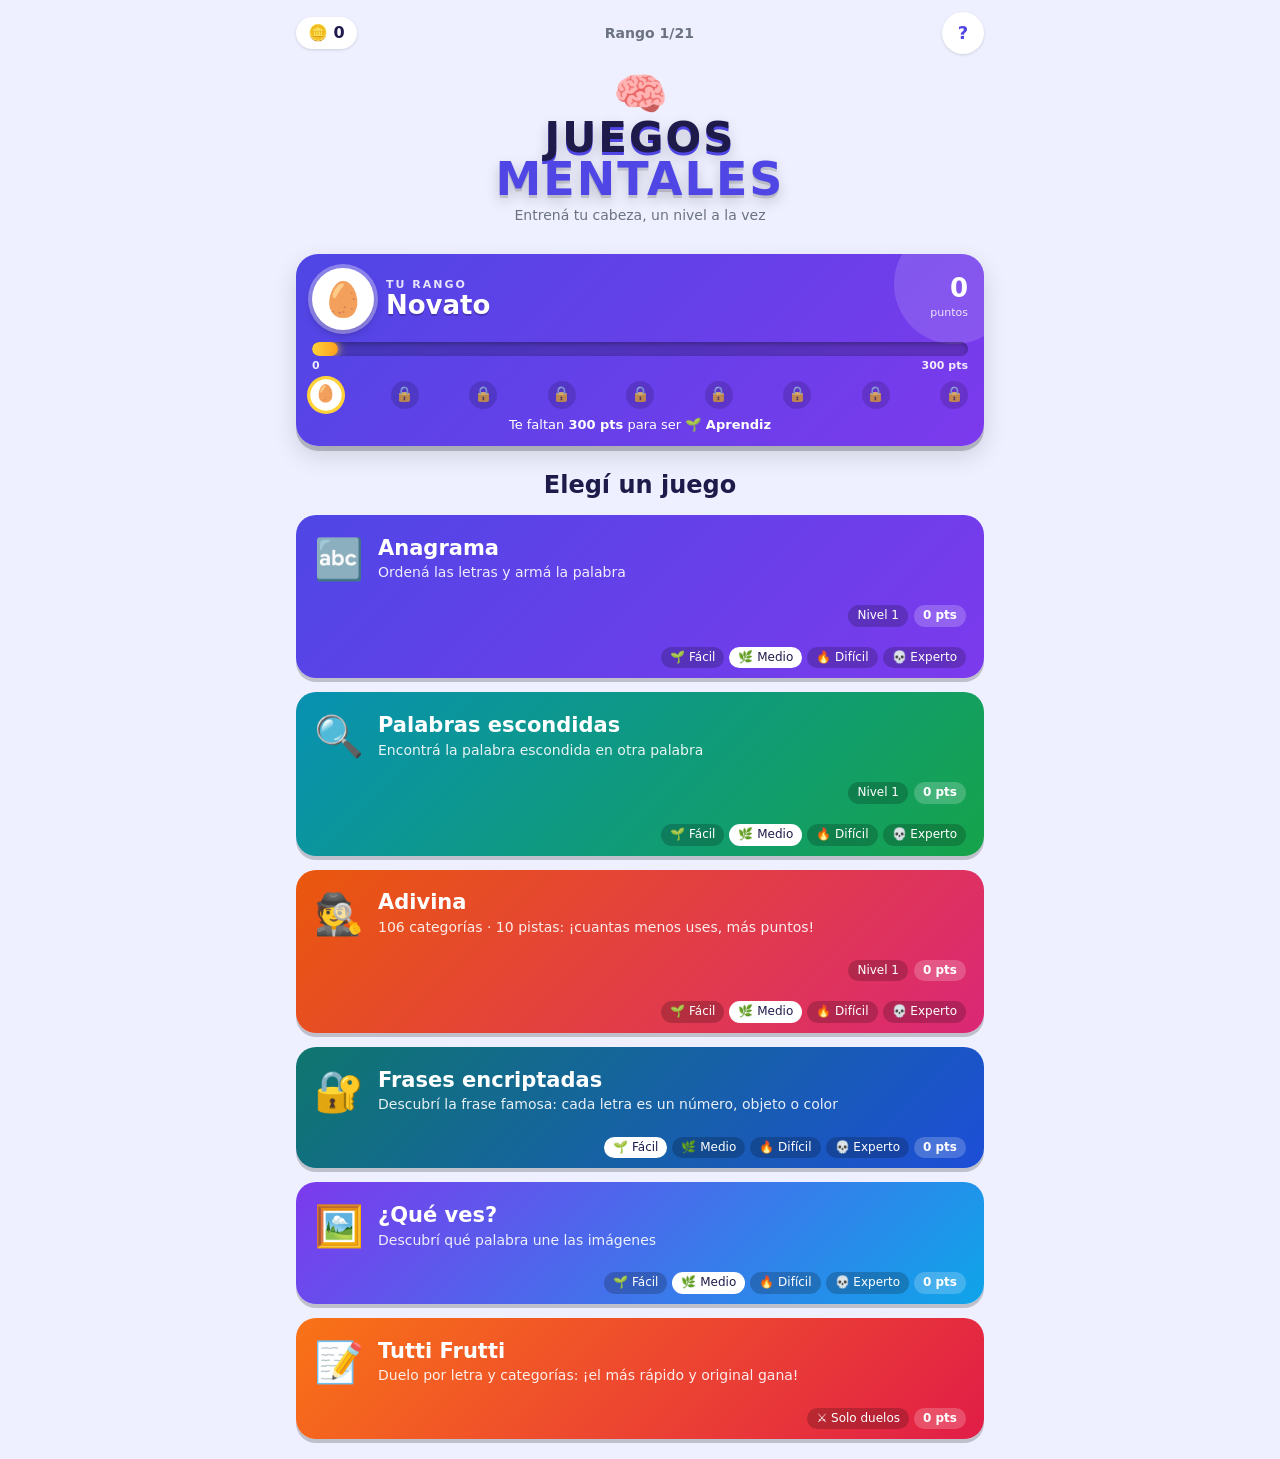
<file: index.html>
<!doctype html>
<html lang="es-AR">
<head>
<meta charset="utf-8">
<meta name="viewport" content="width=device-width, initial-scale=1, viewport-fit=cover, user-scalable=no, interactive-widget=resizes-content">
<title>Juegos mentales</title>
<meta name="description" content="Ordená las letras y encontrá la palabra. Niveles, tiempo, premios y logros.">
<meta name="theme-color" content="#4f46e5">
<link rel="manifest" href="manifest.webmanifest">
<link rel="icon" href="icons/icon.svg" type="image/svg+xml">
<link rel="apple-touch-icon" href="icons/icon-192.png">
<meta name="apple-mobile-web-app-capable" content="yes">
<meta name="mobile-web-app-capable" content="yes">
<meta name="apple-mobile-web-app-title" content="Juegos mentales">
<meta name="apple-mobile-web-app-status-bar-style" content="default">
<link rel="stylesheet" href="styles.css">
</head>
<body data-theme="claro">
<div id="app">
  <section id="menu" class="screen">
    <div class="topbar"><span class="coins">🪙 <b id="mCoins">0</b></span><span class="rank" id="mRank"></span><button class="ib help" data-help="all" aria-label="Cómo se juega">?</button></div>
    <div class="brand"><div class="brain">🧠</div><h1>JUEGOS<br><span>MENTALES</span></h1><p>Entrená tu cabeza, un nivel a la vez</p></div>
    <button class="grank" id="gRank" aria-label="Ver todos los rangos">
      <div class="gtop"><div class="gbadge" id="mBadge">🥚</div><div class="gname"><small>TU RANGO</small><b id="mRankName"></b></div><div class="gpts"><b id="mTotal">0</b><small>puntos</small></div></div>
      <div class="gtrack"><div class="gbar"><i id="mBar"></i></div><div class="gends"><span id="mFrom"></span><span id="mTo"></span></div></div>
      <div class="gsteps" id="mSteps"></div>
      <p class="gnext" id="mNext"></p>
    </button>
    <h2 class="mt">Elegí un juego</h2>
    <button class="gcard g1" data-game="ana"><span class="ico">🔤</span><span><b>Anagrama</b><small>Ordená las letras y armá la palabra</small></span><em><span id="mLvAna"></span><u id="mPtsAna"></u></em><em class="chips"><span data-diff="f">🌱 Fácil</span><span data-diff="m">🌿 Medio</span><span data-diff="d">🔥 Difícil</span><span data-diff="e">💀 Experto</span></em></button>
    <button class="gcard g2" data-game="hid"><span class="ico">🔍</span><span><b>Palabras escondidas</b><small>Encontrá la palabra escondida en otra palabra</small></span><em><span id="mLvHid"></span><u id="mPtsHid"></u></em><em class="chips"><span data-diff="f">🌱 Fácil</span><span data-diff="m">🌿 Medio</span><span data-diff="d">🔥 Difícil</span><span data-diff="e">💀 Experto</span></em></button>
    <button class="gcard g3" data-game="adi"><span class="ico">🕵️</span><span><b>Adivina</b><small>106 categorías · 10 pistas: ¡cuantas menos uses, más puntos!</small></span><em><span id="mLvAdi"></span><u id="mPtsAdi"></u></em><em class="chips"><span data-diff="f">🌱 Fácil</span><span data-diff="m">🌿 Medio</span><span data-diff="d">🔥 Difícil</span><span data-diff="e">💀 Experto</span></em></button>
    <button class="gcard g4" data-game="cri"><span class="ico">🔐</span><span><b>Frases encriptadas</b><small>Descubrí la frase famosa: cada letra es un número, objeto o color</small></span>
      <em class="chips"><span data-diff="f">🌱 Fácil</span><span data-diff="m">🌿 Medio</span><span data-diff="d">🔥 Difícil</span><span data-diff="e">💀 Experto</span><u id="mPtsCri"></u></em></button>
    <button class="gcard g5" data-game="qv"><span class="ico">🖼️</span><span><b>¿Qué ves?</b><small>Descubrí qué palabra une las imágenes</small></span><em class="chips"><span data-diff="f">🌱 Fácil</span><span data-diff="m">🌿 Medio</span><span data-diff="d">🔥 Difícil</span><span data-diff="e">💀 Experto</span><u id="mPtsQv"></u></em></button>
    <button class="gcard g6" data-game="tf"><span class="ico">📝</span><span><b>Tutti Frutti</b><small>Duelo por letra y categorías: ¡el más rápido y original gana!</small></span><em class="chips"><span>⚔ Solo duelos</span><u id="mPtsTf"></u></em></button>
    <button class="link" id="btnRate" hidden>⭐ Calificá la app en Google Play</button>
  </section>

  <section id="adHome" class="screen" hidden>
    <div class="topbar"><button class="ib" id="adBack" aria-label="Menú de juegos">‹</button><span class="coins">🪙 <b id="adCoins">0</b></span><span class="rank">Adivina</span><button class="ib help" data-help="adi" aria-label="Cómo se juega">?</button></div>
    <div class="diffs" id="adDiffs"></div>
    <div class="levelcard" id="adLvl"></div>
    <p class="tag">Descubrí la palabra oculta con la menor cantidad de pistas</p>
    <input class="search" id="adSearch" placeholder="🔎 Buscar entre las categorías" autocomplete="off">
    <div class="srsel"></div>
    <div class="duelrow"><button class="mini wide" data-dxk="adi" data-dx="live">⚔ Duelo en vivo</button><button class="mini wide" data-dxk="adi" data-dx="link">📨 Desafío por link</button></div>
    <div class="cats" id="adCats"></div>
  </section>

  <section id="adGame" class="screen" hidden>
    <div class="topbar"><button class="ib" id="adQuit" aria-label="Salir">✕</button><span class="rank" id="adCatName"></span><span class="coins">🪙 <b id="adTotal">0</b></span><button class="ib help" data-help="adi" aria-label="Cómo se juega">?</button></div>
    <div class="rival dxbar" hidden></div>
    <div class="dots" id="adDots"></div>
    <div class="goal" id="adGoal"></div>
    <div class="worth" id="adWorth"></div>
    <ol class="clues" id="adClues"></ol>
    <div class="guess"><input id="adIn" placeholder="Escribí tu respuesta" autocomplete="off" autocapitalize="off" spellcheck="false" enterkeyhint="send"><button class="mic" id="adMic" aria-label="Responder con la voz">🎤</button><button class="big" id="adGo">Adivinar</button></div>
    <div class="tools two"><button id="adMore">💡<small>Otra pista</small></button><button id="adSkip">⏭<small>Pasar · 0 pts</small></button></div>
    <div class="float" id="adFloat" aria-live="polite"></div>
  </section>

  <section id="crHome" class="screen" hidden>
    <div class="topbar"><button class="ib" id="crBack" aria-label="Menú de juegos">‹</button><span class="coins">🪙 <b id="crCoins">0</b></span><span class="rank" id="crRank"></span><button class="ib help" data-help="cri" aria-label="Cómo se juega">?</button></div>
    <div class="crlogo">🔐<h1>FRASES<br>ENCRIPTADAS</h1></div>
    <p class="tag">Elegí la dificultad y descifrá la frase famosa</p>
    <div class="diffs" id="crDiffs"></div>
    <div class="levelcard" id="crLvl"></div>
    <button class="big" id="crPlay">▶ Jugar</button>
    <div class="srsel"></div>
    <div class="duelrow"><button class="mini wide" data-dxk="cri" data-dx="live">⚔ Duelo en vivo</button><button class="mini wide" data-dxk="cri" data-dx="link">📨 Desafío por link</button></div>
    <p class="how">Cada letra se esconde detrás de un <b>número</b>, un <b>objeto</b> o un <b>color</b>, y se repite en toda la frase. Tocá un casillero, elegí la letra y, si descubrís una palabra, vas a ver aparecer letras en las demás.</p>
  </section>

  <section id="crGame" class="screen" hidden>
    <div class="topbar"><button class="ib" id="crQuit" aria-label="Salir">✕</button><span class="rank" id="crTitle"></span><span class="coins">🪙 <b id="crTotal">0</b></span><button class="ib help" data-help="cri" aria-label="Cómo se juega">?</button></div>
    <div class="rival dxbar" hidden></div>
    <div class="dots" id="crDots"></div>
    <div class="goal" id="crTag"></div>
    <div class="crworth" id="crWorth"></div>
    <div class="crphrase" id="crPhrase"></div>
    <div class="crkeys" id="crKeys"></div>
    <div class="tools three" id="crTools"><button id="crHint">💡<small>Letra · 10🪙</small></button><button id="crCheck">✔<small>Revisar</small></button><button id="crSkip">⏭<small>Pasar</small></button></div>
    <div class="float" id="crFloat" aria-live="polite"></div>
  </section>

  <section id="qvHome" class="screen" hidden>
    <div class="topbar"><button class="ib" id="qvBack" aria-label="Menú de juegos">‹</button><span class="coins">🪙 <b id="qvCoins">0</b></span><span class="rank" id="qvRank"></span><button class="ib help" data-help="qv" aria-label="Cómo se juega">?</button></div>
    <div class="crlogo">🖼️<h1>¿QUÉ VES?</h1></div>
    <p class="tag">Descubrí qué palabra une las imágenes</p>
    <div class="diffs" id="qvDiffs"></div>
    <div class="levelcard" id="qvLvl"></div>
    <button class="big" id="qvPlay">▶ Jugar</button>
    <div class="srsel"></div>
    <div class="duelrow"><button class="mini wide" data-dxk="qv" data-dx="live">⚔ Duelo en vivo</button><button class="mini wide" data-dxk="qv" data-dx="link">📨 Desafío por link</button></div>
    <p class="how">Aparecen 2 o 3 imágenes que se relacionan: descubrí la palabra o frase (de 1 a 3 palabras). Te damos algunas letras de ayuda; a medida que subís de nivel y de dificultad, hay menos letras para ayudarte. ¡Y cuidado con el tiempo y las vidas!</p>
  </section>

  <section id="qvGame" class="screen" hidden>
    <div class="topbar"><button class="ib" id="qvQuit" aria-label="Salir">✕</button><span class="lives" id="qvLives"></span><span class="coins">🪙 <b id="qvTotal">0</b></span><button class="ib help" data-help="qv" aria-label="Cómo se juega">?</button></div>
    <div class="rival dxbar" hidden></div>
    <div class="dots" id="qvDots"></div>
    <div class="timer"><i id="qvBar"></i><b id="qvTime"></b></div>
    <div class="qvrubro" id="qvRubro"></div>
    <div class="qvimg" id="qvImg"></div>
    <div class="slots" id="qvSlots"></div>
    <div class="crkeys" id="qvKeys"></div>
    <div class="tools three"><button id="qvHint">💡<small>Letra · 10🪙</small></button><button id="qvMic" class="mic">🎤<small>Decir</small></button><button id="qvSkip">⏭<small>Pasar · −1 ❤</small></button></div>
    <div class="float" id="qvFloat" aria-live="polite"></div>
  </section>

  <section id="tfHome" class="screen" hidden>
    <div class="topbar"><button class="ib" id="tfBack" aria-label="Menú de juegos">‹</button><span class="coins">🪙 <b id="tfCoins">0</b></span><span class="rank" id="tfRank"></span><button class="ib help" data-help="tf" aria-label="Cómo se juega">?</button></div>
    <div class="crlogo">📝<h1>TUTTI<br>FRUTTI</h1></div>
    <p class="tag">Elegí las categorías y desafiá a un amigo</p>
    <div class="tfcats" id="tfCats"></div>
    <div class="tfcats" id="tfRounds"></div>
    <p class="how" id="tfCount"></p>
    <button class="mini wide" id="tfRand">🎲 Elegir 5 al azar</button>
    <div class="duelrow"><button class="big" data-tf="live">⚔ Duelo en vivo</button><button class="big" data-tf="link">📨 Desafío por link</button></div>
    <p class="how">Sale una letra: escribí una palabra de cada categoría. Terminá antes que tu rival para sumar puntos extra.</p>
  </section>

  <section id="tfGame" class="screen" hidden>
    <div class="topbar"><button class="ib" id="tfQuit" aria-label="Salir">✕</button><span class="rank">Tutti Frutti</span><span class="coins">🪙 <b id="tfTotal">0</b></span><button class="ib help" data-help="tf" aria-label="Cómo se juega">?</button></div>
    <div class="rival" id="tfRival" hidden></div>
    <div class="tfsum" id="tfSum"></div>
    <div class="tfhead"><div class="tfl" id="tfLetter"></div><div class="timer"><i id="tfBar"></i><b id="tfTime"></b></div></div>
    <div class="tfrows" id="tfRows"></div>
    <button class="big basta" id="tfBasta">¡BASTA!</button>
  </section>

  <section id="home" class="screen" hidden>
    <div class="topbar"><button class="ib" id="btnMenu" aria-label="Menú de juegos">‹</button><span class="coins">🪙 <b id="hCoins">0</b></span><span class="rank" id="hRank"></span><button class="ib" id="btnSound" aria-label="Sonido">🔊</button><button class="ib help" data-help="cur" aria-label="Cómo se juega">?</button></div>
    <div class="logo" id="hLogo" aria-hidden="true"></div>
    <p class="tag" id="hTag"></p>
    <div class="diffs" id="hDiffs"></div>
    <div class="levelcard" id="hCard"></div>
    <button class="big" id="btnPlay">▶ Jugar</button>
    <button class="chest" id="btnDaily"></button>
    <div class="srsel"></div>
    <div class="duelrow"><button class="mini wide" id="btnLive">⚔ Duelo en vivo</button><button class="mini wide" id="btnDuel">📨 Desafío por link</button></div>
    <div class="row3"><button id="btnAch">🏅 Logros</button><button id="btnShop">🛍 Tienda</button><button id="btnStats">📊 Estadísticas</button></div>
    <button class="link" id="btnInstall" hidden>⬇ Instalar en el celular</button>
  </section>

  <section id="game" class="screen" hidden>
    <div class="topbar"><button class="ib" id="btnHome" aria-label="Salir">✕</button><span class="lives" id="gLives"></span><span class="coins">🪙 <b id="gCoins">0</b></span><button class="ib" id="btnPause" aria-label="Pausa">⏸</button><button class="ib help" data-help="cur" aria-label="Cómo se juega">?</button></div>
    <div class="dots" id="gDots"></div>
    <div class="rival" id="gRival" hidden></div>
    <div class="timer"><i id="gBar"></i><b id="gTime"></b></div>
    <div class="streak" id="gStreak"></div>
    <div class="cat">Pista: <b id="gCat"></b> · <span id="gLen"></span></div>
    <div class="clue" id="gClue" hidden></div>
    <div class="slots" id="gSlots" aria-label="Tu respuesta"></div>
    <div class="answerline" id="gAnswer" aria-live="polite"></div>
    <div class="pool" id="gPool" aria-label="Letras"></div>
    <div class="tools">
      <button id="tShuffle">🔀<small>Mezclar</small></button>
      <button id="tHint">💡<small>Pista · 10🪙</small></button>
      <button id="tTime">⏱<small>+15 s · 15🪙</small></button>
      <button id="tSkip">⏭<small>Pasar · −❤</small></button>
      <button id="tMic" hidden aria-label="Decir la palabra con la voz">🎤<small>Decir</small></button>
    </div>
    <div class="float" id="gFloat" aria-live="polite"></div>
  </section>
</div>
<div id="modal" class="modal" hidden><div class="box" id="box"></div></div>
<div id="toast" class="toast" hidden></div>
<script src="words-extra.js"></script>
<script src="words.js"></script>
<script src="clues.js"></script>
<script src="adivina.js"></script>
<script src="adivina-1.js"></script>
<script src="adivina-2.js"></script>
<script src="adivina-3.js"></script>
<script src="adivina-4.js"></script>
<script src="adivina-5.js"></script>
<script src="adivina-6.js"></script>
<script src="adivina-7.js"></script>
<script src="adivina-8.js"></script>
<script src="adivina-9.js"></script>
<script src="adivina-10.js"></script>
<script src="adivina-11.js"></script>
<script src="adivina-12.js"></script>
<script src="aprende.js"></script>
<script src="scenes.js"></script>
<script src="frases.js"></script>
<script src="frases-extra.js"></script>
<script src="progreso.js"></script>
<script src="game.js"></script>
<script src="cripto.js"></script>
<script src="enigmas.js"></script>
<script src="enigmas-2.js"></script>
<script src="quever.js"></script>
<script src="duelos.js"></script>
<script src="serie.js"></script>
<script src="voz.js"></script>
<script src="frutti-data.js"></script>
<script src="frutti-data2.js"></script><script src="frutti-data3.js"></script>
<script src="frutti.js"></script>
<script src="instalar.js"></script>
<script>if ("serviceWorker" in navigator) navigator.serviceWorker.register("sw.js").catch(() => {});</script>
</body>
</html>
</file>
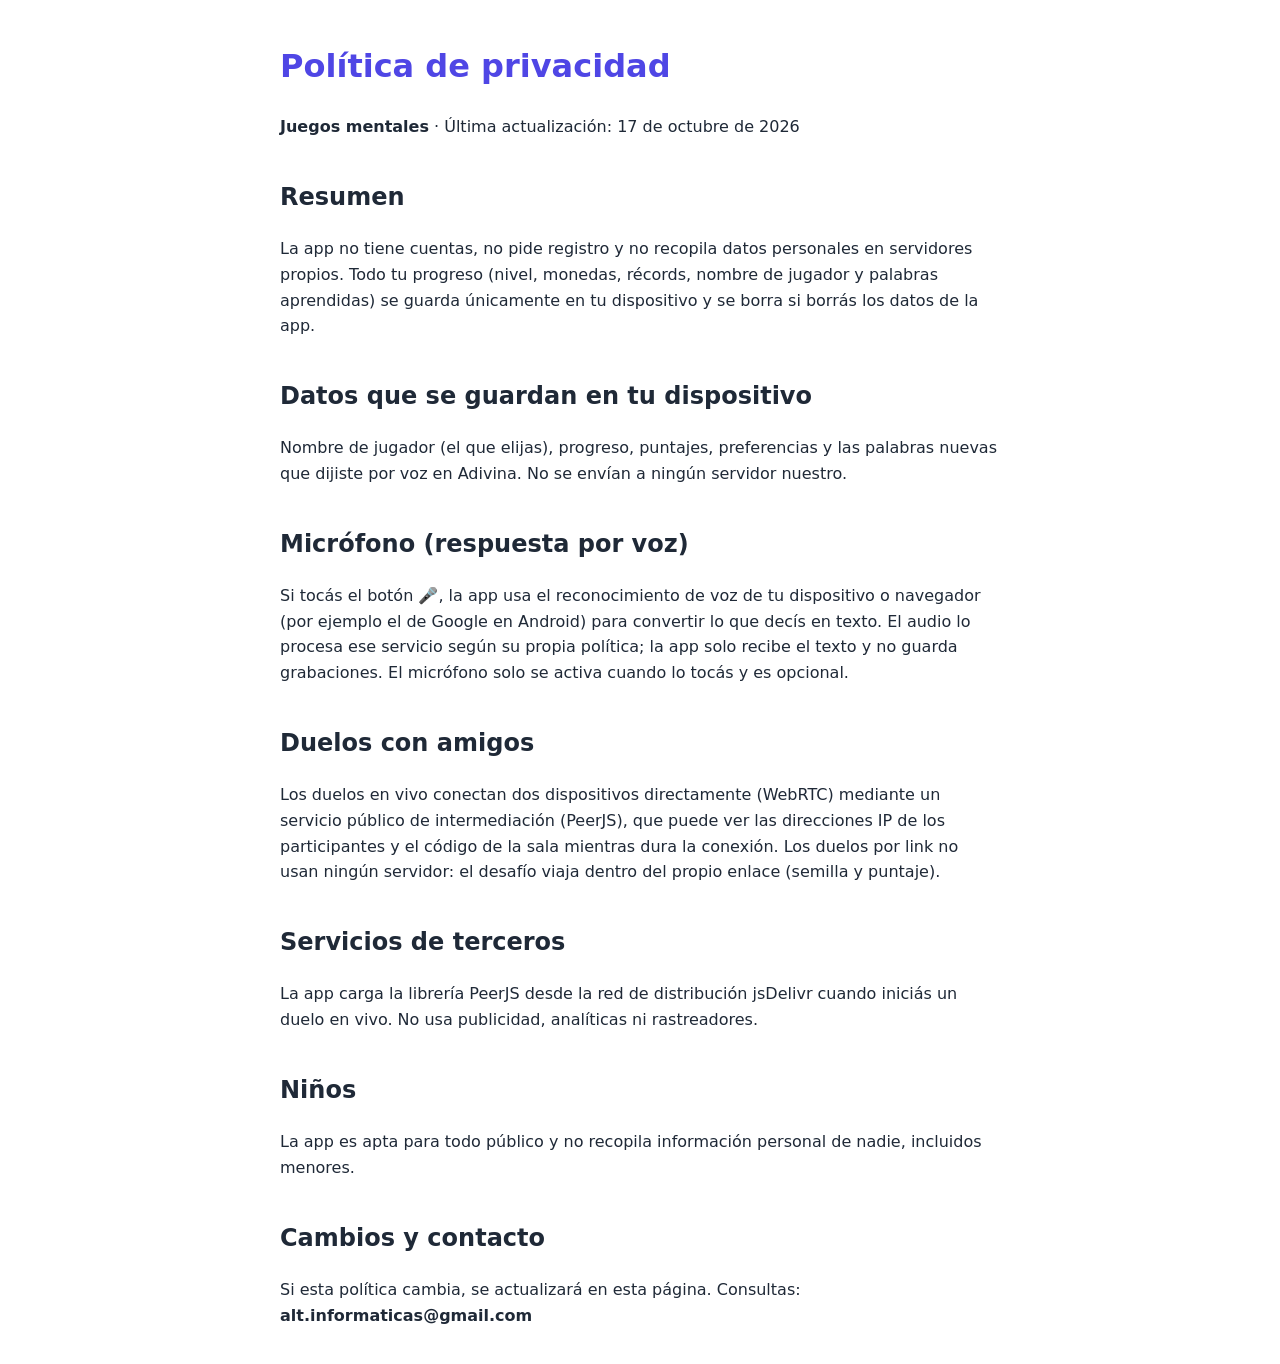
<file: privacidad.html>
<!doctype html><html lang="es"><head><meta charset="utf-8"><meta name="viewport" content="width=device-width,initial-scale=1"><title>Política de privacidad · Juegos mentales</title>
<style>body{font:16px/1.6 system-ui,sans-serif;max-width:720px;margin:0 auto;padding:20px;color:#1f2937}h1{color:#4f46e5}h2{margin-top:1.6em}</style></head><body>
<h1>Política de privacidad</h1><p><b>Juegos mentales</b> · Última actualización: 17 de octubre de 2026</p>
<h2>Resumen</h2><p>La app no tiene cuentas, no pide registro y no recopila datos personales en servidores propios. Todo tu progreso (nivel, monedas, récords, nombre de jugador y palabras aprendidas) se guarda únicamente en tu dispositivo y se borra si borrás los datos de la app.</p>
<h2>Datos que se guardan en tu dispositivo</h2><p>Nombre de jugador (el que elijas), progreso, puntajes, preferencias y las palabras nuevas que dijiste por voz en Adivina. No se envían a ningún servidor nuestro.</p>
<h2>Micrófono (respuesta por voz)</h2><p>Si tocás el botón 🎤, la app usa el reconocimiento de voz de tu dispositivo o navegador (por ejemplo el de Google en Android) para convertir lo que decís en texto. El audio lo procesa ese servicio según su propia política; la app solo recibe el texto y no guarda grabaciones. El micrófono solo se activa cuando lo tocás y es opcional.</p>
<h2>Duelos con amigos</h2><p>Los duelos en vivo conectan dos dispositivos directamente (WebRTC) mediante un servicio público de intermediación (PeerJS), que puede ver las direcciones IP de los participantes y el código de la sala mientras dura la conexión. Los duelos por link no usan ningún servidor: el desafío viaja dentro del propio enlace (semilla y puntaje).</p>
<h2>Servicios de terceros</h2><p>La app carga la librería PeerJS desde la red de distribución jsDelivr cuando iniciás un duelo en vivo. No usa publicidad, analíticas ni rastreadores.</p>
<h2>Niños</h2><p>La app es apta para todo público y no recopila información personal de nadie, incluidos menores.</p>
<h2>Cambios y contacto</h2><p>Si esta política cambia, se actualizará en esta página. Consultas: <b>alt.informaticas@gmail.com</b></p></body></html>
</file>
<file: styles.css>
:root{--bg:#eef0ff;--panel:#fff;--ink:#1e1b4b;--mut:#6b7280;--ac:#4f46e5;--ac2:#7c3aed;--tile:#fff;--tileb:#c7d2fe;--good:#16a34a;--bad:#dc2626;--gold:#f59e0b}
[data-theme=oscuro]{--bg:#0f172a;--panel:#1e293b;--ink:#e2e8f0;--mut:#94a3b8;--ac:#818cf8;--ac2:#a78bfa;--tile:#334155;--tileb:#475569}
[data-theme=oceano]{--bg:#e0f7fa;--panel:#fff;--ink:#083344;--ac:#0891b2;--ac2:#0e7490;--tileb:#a5f3fc}
[data-theme=bosque]{--bg:#ecfdf3;--panel:#fff;--ink:#14341f;--ac:#16a34a;--ac2:#15803d;--tileb:#bbf7d0}
[data-theme=atardecer]{--bg:#fff1e6;--panel:#fff;--ink:#431407;--ac:#ea580c;--ac2:#db2777;--tileb:#fed7aa}
*{box-sizing:border-box;-webkit-tap-highlight-color:transparent}
html,body{margin:0;height:100%}
body{background:var(--bg);color:var(--ink);font:16px/1.3 system-ui,-apple-system,Segoe UI,Roboto,sans-serif;overscroll-behavior:none}
button{font:inherit;color:inherit;cursor:pointer;border:0;background:none}
[hidden]{display:none!important}
#app{max-width:520px;margin:0 auto;min-height:100%;padding:env(safe-area-inset-top) 16px env(safe-area-inset-bottom)}
.screen{display:flex;flex-direction:column;gap:14px;padding:12px 0 20px;min-height:100vh}
.topbar{display:flex;align-items:center;justify-content:space-between;gap:8px}
.coins{background:var(--panel);padding:6px 12px;border-radius:99px;font-weight:700;box-shadow:0 1px 3px #0002}
.rank{color:var(--mut);font-weight:600;font-size:14px}
.ib{width:42px;height:42px;border-radius:50%;background:var(--panel);box-shadow:0 1px 3px #0002;font-size:18px}
.ib:disabled{opacity:.3}
.logo{display:flex;justify-content:center;gap:5px;margin-top:6px}
.logo i{font-style:normal;font-weight:800;flex:1;max-width:34px;height:42px;display:grid;place-items:center;border-radius:9px;background:linear-gradient(135deg,var(--ac),var(--ac2));color:#fff;font-size:22px;box-shadow:0 3px 0 #0003}
.logo i:nth-child(odd){transform:rotate(-4deg)}.logo i:nth-child(even){transform:rotate(4deg) translateY(2px)}
.tag{text-align:center;color:var(--mut);margin:0}
.levelcard{display:flex;align-items:center;justify-content:space-between;background:var(--panel);border-radius:20px;padding:14px;box-shadow:0 2px 8px #0002}
.levelcard .mid{text-align:center;flex:1}.levelcard small{color:var(--mut)}
.levelcard b{display:block;font-size:56px;line-height:1;color:var(--ac)}
.stars{font-size:26px;color:#cbd5e1;letter-spacing:3px}.stars .on{color:var(--gold)}
.big{background:linear-gradient(135deg,var(--ac),var(--ac2));color:#fff;font-weight:800;font-size:20px;padding:16px;border-radius:16px;box-shadow:0 4px 0 #0003;width:100%}
.big:active{transform:translateY(2px);box-shadow:0 2px 0 #0003}
.link{color:var(--ac);font-weight:600;padding:10px;text-align:center;width:100%}
.chest{background:var(--panel);border-radius:16px;padding:12px;text-align:center;box-shadow:0 1px 4px #0002;border:2px solid transparent}
.chest small{display:block;color:var(--mut)}
.chest.ready{border-color:var(--gold);animation:pulse 1.4s infinite}
@keyframes pulse{50%{transform:scale(1.025)}}
.row3{display:grid;grid-template-columns:repeat(3,1fr);gap:10px}
.row3 button{background:var(--panel);padding:12px 4px;border-radius:14px;font-size:14px;font-weight:600;box-shadow:0 1px 3px #0002}
.lives{font-size:22px;letter-spacing:2px;color:#cbd5e1}.lives .on{color:var(--bad)}
.dots{display:flex;gap:6px;justify-content:center}
.dots i{width:22px;height:8px;border-radius:5px;background:var(--tileb)}
.dots .done{background:var(--good)}.dots .cur{background:var(--ac)}
.timer{position:relative;height:26px;border-radius:13px;background:var(--panel);overflow:hidden;box-shadow:inset 0 1px 3px #0003}
.timer i{position:absolute;inset:0 auto 0 0;background:var(--good);width:100%;transition:width .1s linear,background .3s}
.timer i.mid{background:var(--gold)}.timer i.low{background:var(--bad)}
.timer b{position:absolute;inset:0;display:grid;place-items:center;font-size:14px;color:#000a;mix-blend-mode:normal}
.streak{text-align:center;min-height:20px;font-weight:700;color:var(--gold)}
.cat{text-align:center;color:var(--mut)}.cat b{color:var(--ink)}
.slots,.pool{display:flex;flex-wrap:wrap;justify-content:center;gap:8px}
.pool{margin-top:6px}
.tile{display:inline-flex;align-items:center;justify-content:center;padding:0;line-height:1;width:44px;height:52px;border-radius:11px;background:var(--tile);border:2px solid var(--tileb);font-size:24px;font-weight:800;color:var(--ink);box-shadow:0 3px 0 var(--tileb);transition:transform .1s}
.tile:active{transform:scale(.92)}
.pool .tile.gone{opacity:.15;box-shadow:none}
.slot{background:transparent;border-style:dashed;box-shadow:none}
.slot.fill{background:var(--tile);border-style:solid;box-shadow:0 3px 0 var(--tileb)}
.slot.lock{background:var(--ac);border-color:var(--ac);color:#fff}
@media(max-width:380px){.tile{width:38px;height:46px;font-size:21px}}
.shake{animation:shake .4s}
@keyframes shake{25%{transform:translateX(-8px)}75%{transform:translateX(8px)}}
.win .tile{background:var(--good);border-color:var(--good);color:#fff;animation:hop .5s}
@keyframes hop{50%{transform:translateY(-10px)}}
.reveal .tile{background:var(--bad);border-color:var(--bad);color:#fff}
.tools{display:grid;grid-template-columns:repeat(4,1fr);gap:8px;margin-top:auto}
.tools button{background:var(--panel);border-radius:14px;padding:10px 2px;font-size:22px;box-shadow:0 1px 3px #0002}
.tools small{display:block;font-size:10.5px;color:var(--mut);margin-top:2px}
.float{position:fixed;left:50%;top:26%;transform:translate(-50%,0);font-size:28px;font-weight:800;opacity:0;pointer-events:none;text-shadow:0 2px 6px #0004}
.float.good{color:var(--good)}.float.bad{color:var(--bad)}
.float.go{animation:fl 1.1s ease-out}
@keyframes fl{0%{opacity:1;transform:translate(-50%,10px)}100%{opacity:0;transform:translate(-50%,-50px)}}
.paused .pool,.paused .slots{filter:blur(8px)}
.modal{position:fixed;inset:0;background:#0008;display:grid;place-items:center;padding:16px;z-index:10}
.box{background:var(--panel);border-radius:22px;padding:20px;width:100%;max-width:420px;max-height:88vh;overflow:auto;text-align:center;display:flex;flex-direction:column;gap:10px}
.box h2{margin:0}.box p{margin:0;color:var(--mut)}
.big2{font-size:34px!important;font-weight:800;color:var(--gold)!important}
.big3{font-size:44px}.rankup{color:var(--ac)!important}
.list{display:flex;flex-direction:column;gap:8px;text-align:left}
.li{display:flex;align-items:center;gap:10px;padding:10px;border-radius:12px;background:var(--bg)}
.li div{flex:1}.li small{display:block;color:var(--mut)}.li em{font-style:normal;font-weight:700}
.li:not(.got) span:first-child{filter:grayscale(1)}
.mini{background:var(--ac);color:#fff;padding:8px 12px;border-radius:10px;font-weight:700}
.mini:disabled{background:var(--tileb);color:var(--mut)}
.coinline{text-align:center}
.toast{position:fixed;left:50%;bottom:24px;transform:translateX(-50%);background:#111c;color:#fff;padding:10px 16px;border-radius:99px;z-index:20;max-width:90%;text-align:center}
.duel{background:linear-gradient(135deg,#0ea5e9,#6366f1);color:#fff;border-radius:16px;padding:12px;text-align:center;box-shadow:0 3px 0 #0003}
.duel small{display:block;opacity:.85}
.box input{font:inherit;padding:12px;border-radius:12px;border:2px solid var(--tileb);background:var(--bg);color:var(--ink);text-align:center}
.vs{display:flex;align-items:center;justify-content:center;gap:18px}.vs div{display:flex;flex-direction:column}.vs b{font-size:40px;color:var(--ac)}.vs small{color:var(--mut)}.vs span{color:var(--mut)}
.mini.wide{width:100%}
.mt{margin:6px 0 0;text-align:center;font-size:24px}
.gcard{display:flex;align-items:center;gap:14px;text-align:left;padding:18px;border-radius:20px;color:#fff;box-shadow:0 4px 0 #0003;position:relative}
.gcard:active{transform:translateY(2px);box-shadow:0 2px 0 #0003}
.g1{background:linear-gradient(135deg,#4f46e5,#7c3aed)}.g2{background:linear-gradient(135deg,#0891b2,#16a34a)}
.gcard .ico{font-size:40px}.gcard b{display:block;font-size:21px}.gcard small{opacity:.9;font-size:14px}
.gcard{flex-wrap:wrap}.gcard em{flex-basis:100%;font-style:normal;font-size:12px;display:flex;flex-direction:row;justify-content:flex-end;gap:6px;margin-top:6px}
.gcard em span,.gcard em u{background:#0003;padding:3px 9px;border-radius:99px;text-decoration:none;display:block}.gcard em u{background:#fff3;font-weight:800}
.brand{text-align:center;margin:4px 0 10px}.brain{font-size:44px;line-height:1;animation:bob 2.4s ease-in-out infinite}
.brand h1{margin:2px 0 4px;font-size:42px;line-height:.95;font-weight:900;letter-spacing:2px;color:var(--ink);text-shadow:0 3px 0 var(--ac),0 6px 14px #0003}
.brand h1 span{color:var(--ac);font-size:46px;text-shadow:0 3px 0 #0002,0 6px 14px #0003}.brand p{margin:0;color:var(--mut);font-size:14px}
@keyframes bob{50%{transform:translateY(-5px) rotate(-4deg)}}
.tile.hl{background:#fde68a;border-color:#f59e0b;box-shadow:0 3px 0 #f59e0b;color:#78350f;animation:glow 1s infinite alternate}
@keyframes glow{to{transform:translateY(-3px)}}
.rival{text-align:center;font-weight:700;color:var(--ac);background:var(--panel);border-radius:99px;padding:5px 12px;font-size:14px;box-shadow:0 1px 3px #0002}
.duel.live{background:linear-gradient(135deg,#f59e0b,#ef4444)}
.code{font-size:40px;font-weight:800;letter-spacing:6px;color:var(--ac);background:var(--bg);border-radius:14px;padding:8px}
.clue{text-align:center;background:var(--panel);border-radius:14px;padding:10px 14px;font-weight:600;box-shadow:0 1px 3px #0002}
.g3{background:linear-gradient(135deg,#ea580c,#db2777)}
.cats{display:grid;grid-template-columns:1fr 1fr;gap:10px}
.cats button{background:var(--panel);border-radius:16px;padding:16px 8px;font-weight:700;box-shadow:0 2px 0 #0002;display:flex;flex-direction:column;gap:2px;align-items:center}
.cats small{color:var(--mut);font-weight:500}.cats .ico{font-size:28px}
.cats .mix{grid-column:1/-1;background:linear-gradient(135deg,var(--ac),var(--ac2));color:#fff}.cats .mix small{color:#fffb}
.worth{text-align:center;font-weight:800;color:var(--ac);font-size:18px}
.clues{list-style:none;margin:0;padding:0;display:flex;flex-direction:column;gap:7px;flex:1;overflow:auto}
.clues li{background:var(--panel);border-radius:12px;padding:10px 12px;display:flex;gap:10px;align-items:flex-start;box-shadow:0 1px 3px #0002}
.clues li b{background:var(--tileb);color:var(--ink);min-width:26px;height:26px;border-radius:50%;display:grid;place-items:center;font-size:13px}
.clues li.new{border:2px solid var(--ac);animation:pop .35s}
.clues li.auto b{background:var(--gold);color:#fff}
@keyframes pop{from{transform:scale(.95);opacity:.2}}
.guess{display:flex;gap:8px}.guess input{flex:1;min-width:0;font:inherit;padding:12px;border-radius:12px;border:2px solid var(--tileb);background:var(--panel);color:var(--ink)}
.guess .big{width:auto;padding:12px 16px;font-size:16px}
.tools.two{grid-template-columns:1fr 1fr}
.reveal-msg{text-align:center;font-size:22px;font-weight:800;color:var(--good)}
body.scened::before{content:"";position:fixed;inset:0;z-index:-2;background:var(--scene) center bottom/cover no-repeat}
body.scened::after{content:"";position:fixed;inset:0;z-index:-1;background:var(--veil,transparent)}
[data-theme=oscuro]{--veil:rgba(15,23,42,.72)}
.levelcard .world{display:block;margin-top:2px}
.search{font:inherit;padding:12px 14px;border-radius:14px;border:2px solid var(--tileb);background:var(--panel);color:var(--ink);width:100%}
.goal{text-align:center;color:var(--mut);font-size:14px;font-weight:600}
#adLvl .mid small{display:block}
.gcard>span:nth-child(2){flex:1;min-width:0;text-align:left}.gcard{padding-bottom:10px}
/* ---- Frases encriptadas ---- */
.g4{background:linear-gradient(135deg,#0f766e,#1d4ed8)}
.chips{gap:5px!important;flex-wrap:wrap}.chips span{cursor:pointer}.chips span.on{background:#fff!important;color:#1e1b4b}
.crlogo{text-align:center;font-size:44px;line-height:1}.crlogo h1{margin:4px 0 0;font-size:34px;font-weight:900;letter-spacing:2px;line-height:1;color:var(--ink);text-shadow:0 3px 0 var(--ac),0 6px 14px #0003}
.diffs{display:grid;grid-template-columns:repeat(4,1fr);gap:8px}.diffs button{background:var(--panel);border-radius:14px;padding:10px 2px;box-shadow:0 1px 3px #0002;border:2px solid transparent;display:flex;flex-direction:column;align-items:center;gap:2px}
.diffs button span{font-size:22px}.diffs b{font-size:13px}.diffs small{font-size:11px;color:var(--mut)}.diffs .on{border-color:var(--ac);background:var(--tileb)}
.how{font-size:13px;color:var(--mut);text-align:center;margin:0;background:var(--panel);border-radius:14px;padding:10px 12px}
.crphrase{display:flex;flex-wrap:wrap;gap:12px 14px;justify-content:center;background:var(--panel);border-radius:18px;padding:14px 8px;box-shadow:0 2px 8px #0002}
.cw{display:inline-flex;gap:2px}.cp{align-self:flex-start;font-size:20px;font-weight:800;padding-top:3px}
.cc{width:26px;display:flex;flex-direction:column;align-items:center;gap:2px;padding:0;background:none}
.cc .cl{width:100%;height:32px;display:flex;align-items:center;justify-content:center;font-size:20px;font-weight:800;border-bottom:3px solid var(--ink);background:var(--tile);border-radius:6px 6px 0 0;color:var(--ink)}
.cc>b{font-size:12px;font-weight:700;color:var(--mut);min-height:20px;display:flex;align-items:center;justify-content:center}
.cc>b.ob{font-size:17px}.cc>b.co{width:22px;height:20px;border-radius:6px;color:#fff;font-size:10px;text-shadow:0 1px 2px #000a}
.cc.lk .cl{background:var(--tileb);color:var(--ac)}.cc.sel .cl{background:#fde68a;border-bottom-color:var(--gold);box-shadow:0 0 0 2px var(--gold)}
.cc.bad .cl{background:#fecaca;color:var(--bad);border-bottom-color:var(--bad)}
.crkeys{display:flex;flex-direction:column;gap:5px}.crkeys .krow{display:flex;justify-content:center;gap:4px}.crkeys .krow button{flex:1;max-width:44px;min-width:0}.crkeys .krow .wide{flex:1.6;max-width:70px}.crkeys button{background:var(--panel);border-radius:10px;padding:10px 0;font-weight:800;font-size:16px;box-shadow:0 1px 3px #0002;color:var(--ink)}
.crkeys .used{opacity:.4}.crkeys .del{background:var(--tileb)}
.crq{font-size:18px;font-weight:700;margin:6px 0}.crau{color:var(--mut);margin:0 0 6px}
#crGame .tools{margin-top:0}
/* ---- ¿Qué ves? ---- */
.g5{background:linear-gradient(135deg,#7c3aed,#0ea5e9)}
.qvimg{font-size:112px;line-height:1.1;text-align:center;background:var(--panel);border-radius:22px;padding:18px 0;box-shadow:0 2px 8px #0002;user-select:none}
.qvimg.pop{animation:qvpop .45s ease}@keyframes qvpop{0%{transform:scale(.6) rotate(-8deg);opacity:0}70%{transform:scale(1.08)}100%{transform:scale(1);opacity:1}}
#qvSlots{display:flex;flex-wrap:wrap;gap:6px;justify-content:center}#qvSlots .bad{background:#fecaca;color:var(--bad)}
#qvGame .tools{margin-top:0}

.qvimg svg{width:132px;height:132px;display:block;margin:0 auto}

/* ---- Rango global ---- */
.grank{width:100%;text-align:left;color:#fff;background:linear-gradient(135deg,var(--ac),var(--ac2));border-radius:22px;padding:14px 16px 12px;margin:6px 0 4px;box-shadow:0 5px 0 #0003,0 10px 24px #0002;position:relative;overflow:hidden}
.grank::after{content:"";position:absolute;right:-30px;top:-30px;width:120px;height:120px;border-radius:50%;background:#fff2}
.gtop{display:flex;align-items:center;gap:12px;position:relative;z-index:1}
.gbadge{width:62px;height:62px;border-radius:50%;background:#fff;display:grid;place-items:center;font-size:34px;box-shadow:0 0 0 4px #fff5,0 4px 10px #0004;flex:none}
.gname{flex:1;min-width:0}.gname small{display:block;font-size:11px;letter-spacing:2px;opacity:.85;font-weight:700}.gname b{display:block;font-size:26px;line-height:1.05;font-weight:900;text-shadow:0 2px 0 #0003}
.gpts{text-align:right}.gpts b{display:block;font-size:26px;font-weight:900;line-height:1}.gpts small{font-size:11px;opacity:.85}
.gtrack{margin-top:12px;position:relative;z-index:1}
.gbar{height:14px;background:#0003;border-radius:99px;overflow:hidden;box-shadow:inset 0 2px 4px #0004}
.gbar i{display:block;height:100%;border-radius:99px;background:linear-gradient(90deg,#ffd23a,#ff9f1c);box-shadow:0 0 10px #ffd23a;transition:width .8s cubic-bezier(.2,.8,.2,1);position:relative;overflow:hidden}
.gbar i::after{content:"";position:absolute;inset:0;background:linear-gradient(90deg,transparent,#fff8,transparent);transform:translateX(-100%);animation:shine 2.6s infinite}
@keyframes shine{to{transform:translateX(100%)}}
.gends{display:flex;justify-content:space-between;font-size:11px;font-weight:700;opacity:.9;margin-top:3px}
.gsteps{display:flex;justify-content:space-between;margin-top:8px;position:relative;z-index:1}
.gsteps i{font-style:normal;width:28px;height:28px;border-radius:50%;display:grid;place-items:center;font-size:15px;background:#0003;opacity:.7}
.gsteps i.done{background:#fff4;opacity:1}.gsteps i.cur{background:#fff;opacity:1;box-shadow:0 0 0 3px #ffd23a;transform:scale(1.12)}
.gnext{margin:8px 0 0;font-size:13px;text-align:center;position:relative;z-index:1}.gnext b{font-weight:800}
.li.mine{background:var(--tileb);border-radius:12px}

.tools.three{grid-template-columns:repeat(3,1fr)}
.crworth{text-align:center;font-size:14px;color:var(--mut);font-weight:600}.crworth b{color:var(--ac);font-size:16px}
.crtext{display:flex;flex-wrap:wrap;gap:12px 14px;justify-content:center}
.crauthor{display:flex;flex-wrap:wrap;gap:10px 12px;justify-content:center;align-items:flex-start;margin-top:8px;padding-top:10px;border-top:2px dashed var(--tileb)}
.crauthor .dash{padding-top:6px}.crorigin{text-align:center;margin-top:8px;color:var(--mut);font-weight:700}
.crphrase{flex-direction:column;align-items:stretch;gap:0}
.ib.help{font-weight:900;color:var(--ac)}
.helpbox h2{margin:0 0 6px}.helpbox .hl{text-align:left;margin:6px 0;font-size:15px;line-height:1.35}.helpbox .hl b{color:var(--ac)}
.helpbox .hg{margin:10px 0 2px;font-weight:800;text-align:left}

/* Evita saltos de diseño que hacían tocar otra letra */
.answerline{min-height:26px;text-align:center;font-weight:600;color:var(--bad)}.answerline b{letter-spacing:2px}
.rival{height:32px;line-height:22px;white-space:nowrap;overflow:hidden;text-overflow:ellipsis}
.cat{min-height:22px;white-space:nowrap;overflow:hidden;text-overflow:ellipsis}
.clue{min-height:44px}
.streak{height:22px}
#game .pool{min-height:120px;align-content:flex-start}
.duelrow{display:flex;gap:8px;margin:10px 0}.duelrow .mini{flex:1}

.g6{background:linear-gradient(135deg,#f97316,#e11d48)}
.tfcats{display:flex;flex-wrap:wrap;gap:6px;margin:8px 0}
.tfcats .chip{border:1px solid var(--line,#0003);background:var(--panel);color:inherit;border-radius:99px;padding:6px 10px;font-size:13px;cursor:pointer}
.tfcats .chip.on{background:var(--ac);color:#fff;border-color:var(--ac)}
.tfhead{display:flex;align-items:center;gap:12px;margin:8px 0}
.tfl{font-size:56px;font-weight:900;line-height:1;background:var(--panel);border-radius:16px;padding:6px 18px;color:var(--ac);box-shadow:0 2px 6px #0003}
.tfhead .timer{flex:1}
.tfrows{display:flex;flex-direction:column;gap:8px;margin:8px 0}
.tfrow{display:flex;flex-direction:column;gap:2px;font-size:13px;font-weight:700}
.tfrow input{font-size:18px;padding:10px 12px;border-radius:10px;border:2px solid var(--line,#0003);background:var(--panel);color:inherit;text-transform:capitalize}
.basta{background:#e11d48;margin-top:6px}
.tfres{max-height:84vh;display:flex;flex-direction:column}
.tfscroll{overflow:auto;max-height:42vh;margin:6px 0;text-align:left}
.tfrr{border-top:1px solid #0002;padding:6px 0}.tfrr h4{margin:0 0 4px;font-size:13px}
.tfpair{display:flex;gap:6px}.tfc{flex:1;border-radius:8px;padding:5px 7px;font-size:13px;background:#0001;min-width:0}
.tfc b{display:block;overflow-wrap:anywhere}.tfc small{display:block;font-size:11px}
.tfc.ok{background:#16a34a33}.tfc.mal{background:#f59e0b44}.tfc.rep{background:#3b82f644}.tfc.no{background:#dc262633}
.pp{opacity:.8}.tfbon{font-weight:700;margin:2px 0}.tfhint{font-size:12px;opacity:.8;margin:2px 0}
.tfsum{text-align:center;font-weight:700;font-size:13px;margin:4px 0}.tfacc{margin:2px 0}.tft{width:100%;border-collapse:collapse;font-size:14px}.tft th,.tft td{padding:4px;border-bottom:1px solid #0002;text-align:center}
.srsel{margin:8px 0;text-align:center}.srsel small{display:block;font-weight:700;margin-bottom:4px}.srsel div{display:flex;gap:6px;justify-content:center}.srsel .chip{border:1px solid #0003;background:var(--panel);color:inherit;border-radius:99px;padding:6px 14px;font-size:14px;cursor:pointer}.srsel .chip.on{background:var(--ac);color:#fff;border-color:var(--ac)}
.tfv{display:flex;gap:6px;align-items:center;margin-top:3px;flex-wrap:wrap}.tfv a{font-size:11px;color:var(--ac)}.tfv .mini{padding:2px 8px;font-size:11px}
/* ---- Adaptación a distintas pantallas ---- */
.screen{min-height:100vh;min-height:100dvh}
.box{max-height:88vh;max-height:88dvh}
.coins,.lives{white-space:nowrap}
@media(max-width:360px){
  .topbar{gap:4px}.ib{width:36px;height:36px;font-size:16px}.coins{padding:5px 9px}.rank{font-size:12px}.lives{font-size:14px}
  .big{font-size:18px;padding:14px}.levelcard b{font-size:44px}.qvimg svg{width:110px;height:110px}
  .crkeys{gap:4px}.crkeys button{padding:8px 0;font-size:15px}.tools button{padding:8px 2px;font-size:20px}
}
@media(min-width:700px){
  #app{max-width:640px}.tile{width:52px;height:60px;font-size:28px}.qvimg svg{width:170px;height:170px}.crkeys button{padding:12px 0;font-size:18px}.tools button{padding:14px 4px}
}
@media(min-width:1000px){#app{max-width:720px}}
@media(max-height:520px){
  .screen{gap:6px;padding:6px 0 10px;min-height:0}.ib{width:34px;height:34px}.big{padding:9px;font-size:17px}
  .tile{width:38px;height:44px;font-size:20px}.slots,.pool{gap:5px}#game .pool{min-height:0}
  .qvimg{padding:6px 0}.qvimg svg{width:84px;height:84px}.crkeys button{padding:6px 0}.tools button{padding:6px 2px;font-size:18px}
  .levelcard b{font-size:36px}.tfl{font-size:36px;padding:2px 12px}.tfrow input{padding:6px 10px;font-size:16px}.crphrase{padding:8px 6px}.timer{height:20px}
}

/* ---- niveles largos ---- */
.lvpath{display:block;height:8px;border-radius:99px;background:#0002;overflow:hidden;margin:8px auto 2px;max-width:220px}.lvpath i{display:block;height:100%;background:linear-gradient(90deg,var(--ac),var(--ac2));border-radius:99px}
.lvnav{display:flex;gap:4px}.lvnav .ib{width:36px;height:36px}
.qvimg{position:relative;overflow:hidden}.qvtw{position:absolute;right:8px;top:8px;font-size:12px;background:#0006;color:#fff;border-radius:99px;padding:3px 9px}
.qvw{transition:transform .2s,filter .2s}

/* ---- voz ---- */
.mic{background:var(--panel);border-radius:14px;box-shadow:0 1px 3px #0002;font-size:22px;min-width:52px}
#adMic{padding:0 12px}
.mic.on{background:#e11d48;color:#fff;animation:micp 1s infinite}
@keyframes micp{0%,100%{box-shadow:0 0 0 0 #e11d4866}50%{box-shadow:0 0 0 10px #e11d4800}}
/* Aviso de instalación */
.instbar{position:fixed;left:8px;right:8px;bottom:calc(8px + env(safe-area-inset-bottom));z-index:60;display:flex;align-items:center;gap:10px;padding:10px 12px;border-radius:14px;background:#1e1b4b;color:#fff;font-size:.85rem;box-shadow:0 6px 20px #0006;max-width:500px;margin:0 auto}
.instbar span{flex:1}.instbar a{background:#fbbf24;color:#1e1b4b;font-weight:800;padding:8px 12px;border-radius:10px;text-decoration:none}.instbar button{background:none;border:0;color:#fff;font-size:1.1rem}
/* Categorías completadas */
#adCats button.full{opacity:.55;filter:grayscale(.6)}#adCats button.lap{opacity:1;filter:none;background:linear-gradient(135deg,#f59e0b,#ec4899);color:#fff}
/* ¿Qué ves? con varias imágenes */
.qvrubro{text-align:center;font-size:14px;opacity:.9;margin:2px 0 6px}
.qvcards{display:flex;justify-content:center;align-items:stretch;gap:10px;padding:0 10px}
.qvc{flex:1 1 0;max-width:34%;display:flex;align-items:center;justify-content:center;background:#ffffff80;border-radius:16px;padding:10px 0;font-size:64px;line-height:1.1}
.qvcards.c2 .qvc{font-size:80px;max-width:40%}
#qvSlots{gap:6px 18px}.qvword{display:inline-flex;gap:5px}
@media (max-width:360px){.qvc{font-size:46px}.qvcards.c2 .qvc{font-size:60px}}
@media (min-width:700px){.qvc{font-size:84px}.qvcards.c2 .qvc{font-size:104px}}

/* ¿Qué ves?: casillas que se adaptan al ancho */
#qvSlots .tile{width:var(--tw,44px);height:calc(var(--tw,44px)*1.18);font-size:calc(var(--tw,44px)*.52);min-width:0}
.qvword{max-width:100%;flex-wrap:wrap;justify-content:center}

/* Adivina: la pantalla ocupa justo el alto visible (también con el teclado abierto) y la lista de pistas se desplaza por dentro */
#adGame{height:var(--vvh,100dvh);min-height:0;overflow:hidden;box-sizing:border-box}
#adGame .clues{min-height:0}
/* Adivina: al escribir, el campo sube arriba y las pistas nuevas quedan a la vista aunque el teclado no achique la pantalla */
#adGame.typing>*{order:0}
#adGame.typing .topbar{order:-3}
#adGame.typing .rival{order:-3}
#adGame.typing .guess{order:-2;margin-top:2px;margin-bottom:6px}
#adGame.typing .dots,#adGame.typing .goal,#adGame.typing .tools{display:none}
#adGame.typing .clues{flex-direction:column-reverse;justify-content:flex-end}
#adGame.typing{gap:6px;padding-top:8px}
#adGame.typing .worth{display:none}
#adGame.typing .clues{flex:0 1 auto;max-height:38vh;overflow:auto}
#adGame.typing .clues li{padding:7px 10px}
.tools.five{grid-template-columns:repeat(5,1fr)}.tools.five small{font-size:9.5px}
/* ¿Qué ves?: casilleros más marcados */
#qvSlots .slot{background:#ffffffb3;border:2.5px dashed var(--ac);box-shadow:0 2px 0 #0002}
#qvSlots .slot.fill{background:var(--tile);border:2.5px solid var(--ac);box-shadow:0 3px 0 var(--ac)}
#qvSlots .slot.lock{background:var(--ac);border-color:var(--ac)}
#qvSlots .slot.bad{background:#fecaca;border-color:var(--bad);box-shadow:0 3px 0 var(--bad)}
.ratestars{display:flex;justify-content:center;gap:4px;margin:6px 0 12px}.ratestars button{font-size:36px;background:none;padding:2px 4px;filter:grayscale(.2)}.ratestars button:active{transform:scale(1.2)}
</file>
